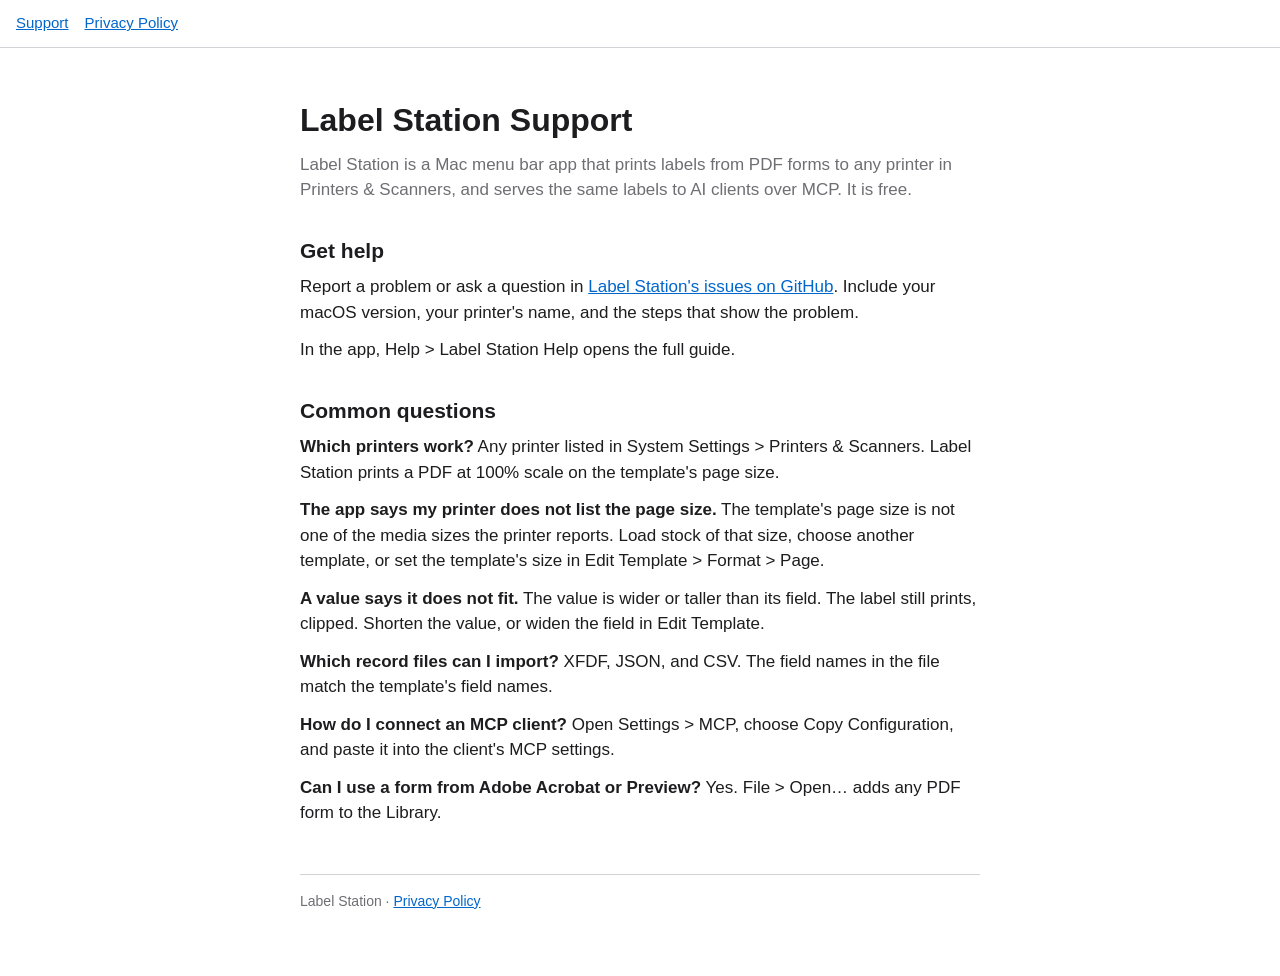
<file: index.html>
<!doctype html>
<html lang="en">
<head>
<meta charset="utf-8">
<meta name="viewport" content="width=device-width, initial-scale=1">
<title>Label Station Support</title>
<link rel="stylesheet" href="style.css">
</head>
<body>
<nav><a href="./">Support</a><a href="privacy.html">Privacy Policy</a></nav>
<main>
<h1>Label Station Support</h1>
<p class="lede">Label Station is a Mac menu bar app that prints labels from PDF forms to any printer in Printers &amp; Scanners, and serves the same labels to AI clients over MCP. It is free.</p>

<h2>Get help</h2>
<p>Report a problem or ask a question in <a href="https://github.com/wells01440/label-station/issues">Label Station's issues on GitHub</a>. Include your macOS version, your printer's name, and the steps that show the problem.</p>
<p>In the app, Help &gt; Label Station Help opens the full guide.</p>

<h2>Common questions</h2>
<p><strong>Which printers work?</strong> Any printer listed in System Settings &gt; Printers &amp; Scanners. Label Station prints a PDF at 100% scale on the template's page size.</p>
<p><strong>The app says my printer does not list the page size.</strong> The template's page size is not one of the media sizes the printer reports. Load stock of that size, choose another template, or set the template's size in Edit Template &gt; Format &gt; Page.</p>
<p><strong>A value says it does not fit.</strong> The value is wider or taller than its field. The label still prints, clipped. Shorten the value, or widen the field in Edit Template.</p>
<p><strong>Which record files can I import?</strong> XFDF, JSON, and CSV. The field names in the file match the template's field names.</p>
<p><strong>How do I connect an MCP client?</strong> Open Settings &gt; MCP, choose Copy Configuration, and paste it into the client's MCP settings.</p>
<p><strong>Can I use a form from Adobe Acrobat or Preview?</strong> Yes. File &gt; Open… adds any PDF form to the Library.</p>

<footer>Label Station · <a href="privacy.html">Privacy Policy</a></footer>
</main>
</body>
</html>
</file>
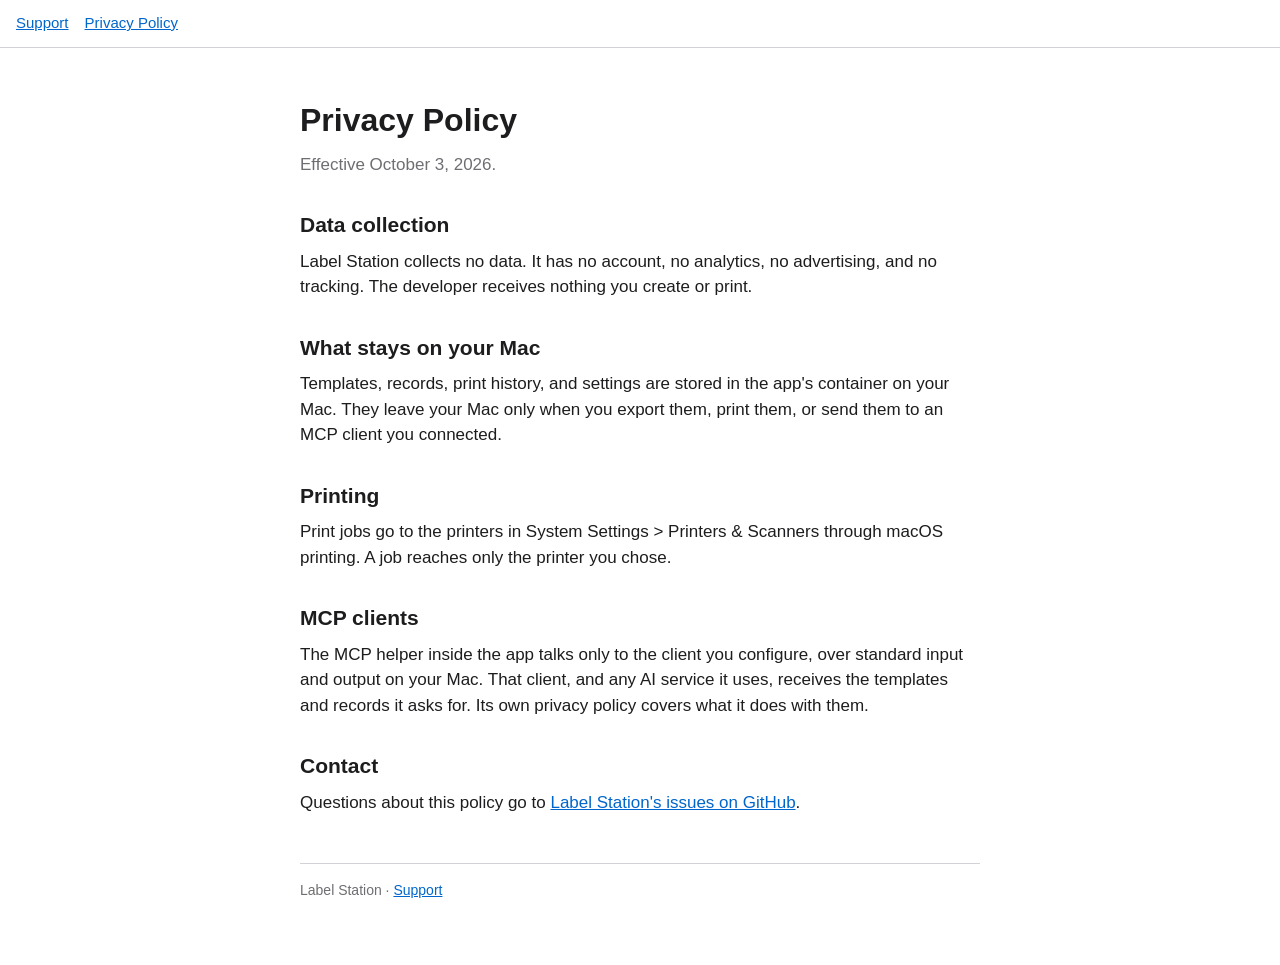
<file: privacy.html>
<!doctype html>
<html lang="en">
<head>
<meta charset="utf-8">
<meta name="viewport" content="width=device-width, initial-scale=1">
<title>Label Station Privacy</title>
<link rel="stylesheet" href="style.css">
</head>
<body>
<nav><a href="./">Support</a><a href="privacy.html">Privacy Policy</a></nav>
<main>
<h1>Privacy Policy</h1>
<p class="lede">Effective October 3, 2026.</p>

<h2>Data collection</h2>
<p>Label Station collects no data. It has no account, no analytics, no advertising, and no tracking. The developer receives nothing you create or print.</p>

<h2>What stays on your Mac</h2>
<p>Templates, records, print history, and settings are stored in the app's container on your Mac. They leave your Mac only when you export them, print them, or send them to an MCP client you connected.</p>

<h2>Printing</h2>
<p>Print jobs go to the printers in System Settings &gt; Printers &amp; Scanners through macOS printing. A job reaches only the printer you chose.</p>

<h2>MCP clients</h2>
<p>The MCP helper inside the app talks only to the client you configure, over standard input and output on your Mac. That client, and any AI service it uses, receives the templates and records it asks for. Its own privacy policy covers what it does with them.</p>

<h2>Contact</h2>
<p>Questions about this policy go to <a href="https://github.com/wells01440/label-station/issues">Label Station's issues on GitHub</a>.</p>

<footer>Label Station · <a href="./">Support</a></footer>
</main>
</body>
</html>
</file>
<file: style.css>
:root { color-scheme: light dark; --text: #1d1d1f; --muted: #6e6e73; --bg: #ffffff; --rule: #d2d2d7; --link: #0066cc; }
@media (prefers-color-scheme: dark) { :root { --text: #f5f5f7; --muted: #a1a1a6; --bg: #1d1d1f; --rule: #424245; --link: #2997ff; } }
body { margin: 0; background: var(--bg); color: var(--text); font: 17px/1.5 -apple-system, BlinkMacSystemFont, "Helvetica Neue", sans-serif; }
main { max-width: 680px; margin: 0 auto; padding: 48px 16px 64px; }
h1 { font-size: 32px; margin: 0 0 8px; }
h2 { font-size: 21px; margin: 32px 0 8px; }
p, li { margin: 0 0 12px; }
.lede { color: var(--muted); }
a { color: var(--link); }
nav { border-bottom: 1px solid var(--rule); padding: 12px 16px; font-size: 15px; }
nav a { margin-right: 16px; }
footer { color: var(--muted); font-size: 14px; border-top: 1px solid var(--rule); margin-top: 48px; padding-top: 16px; }
</file>
